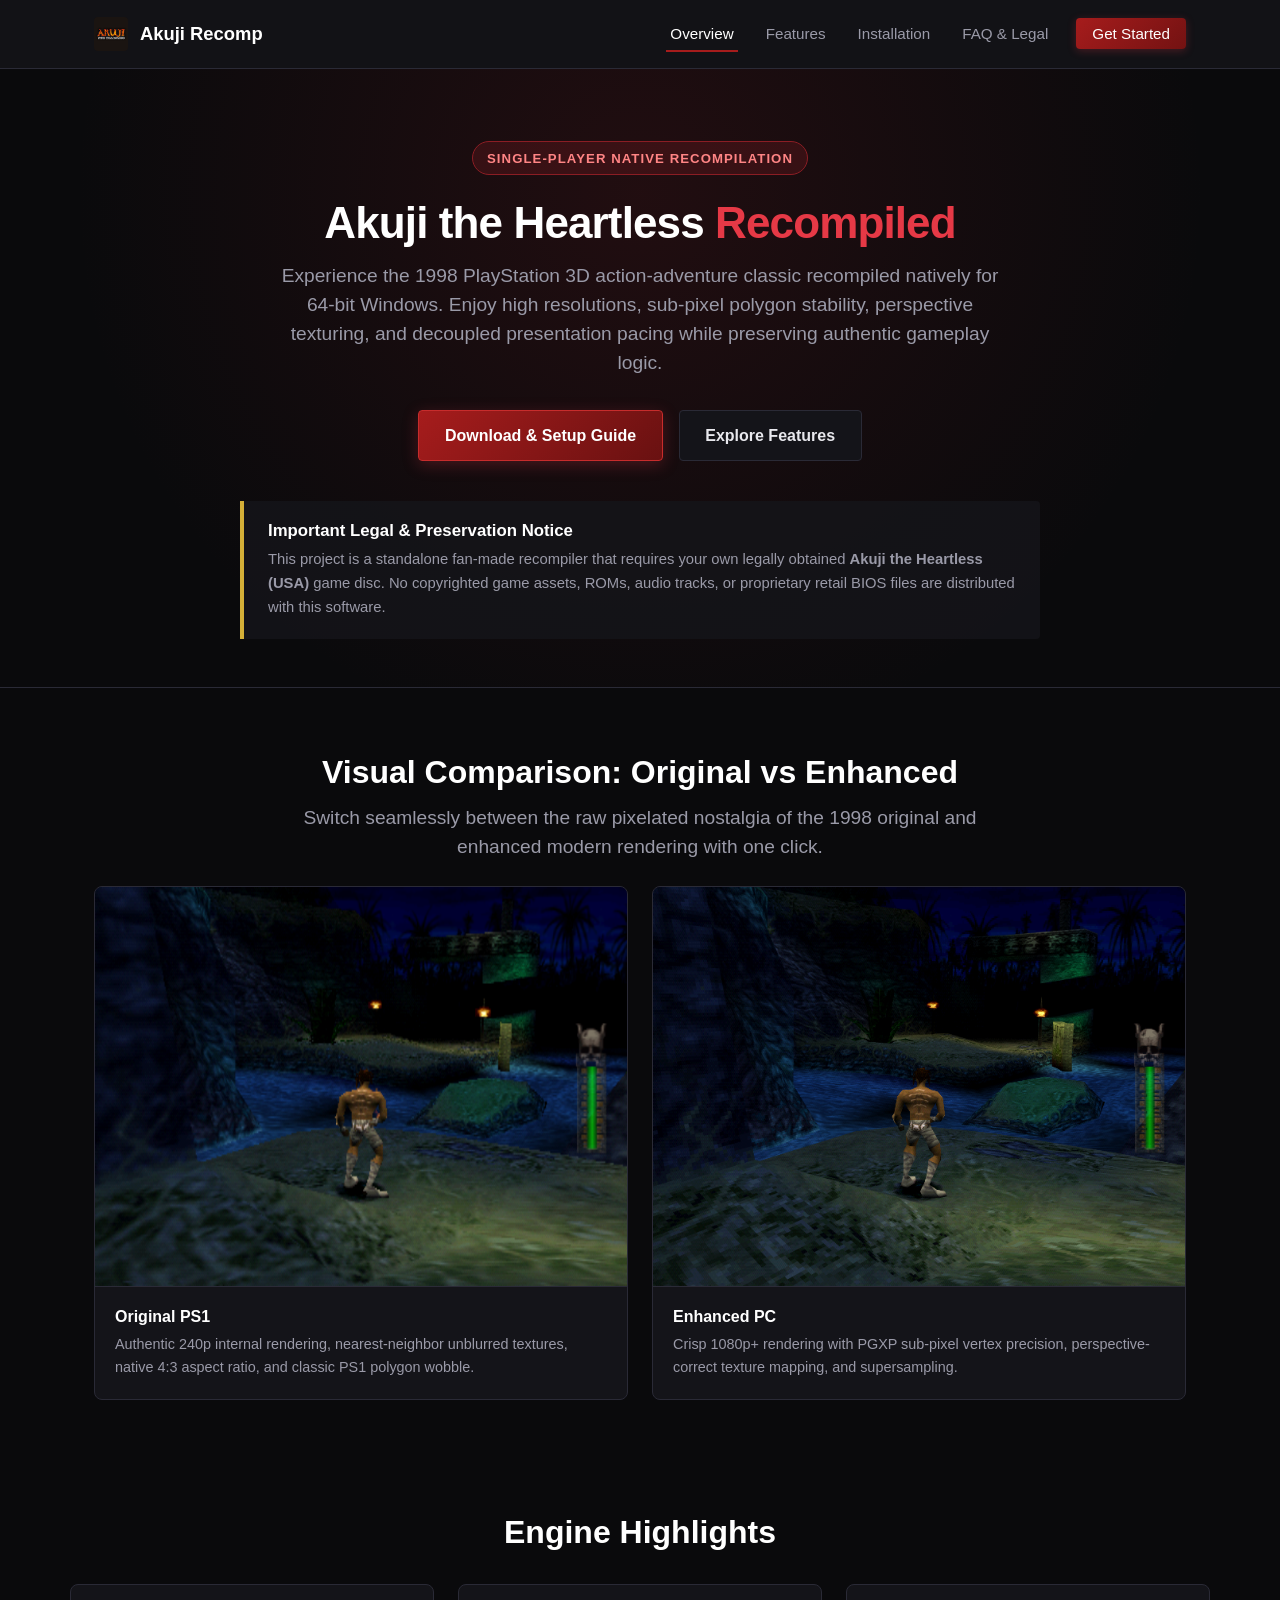
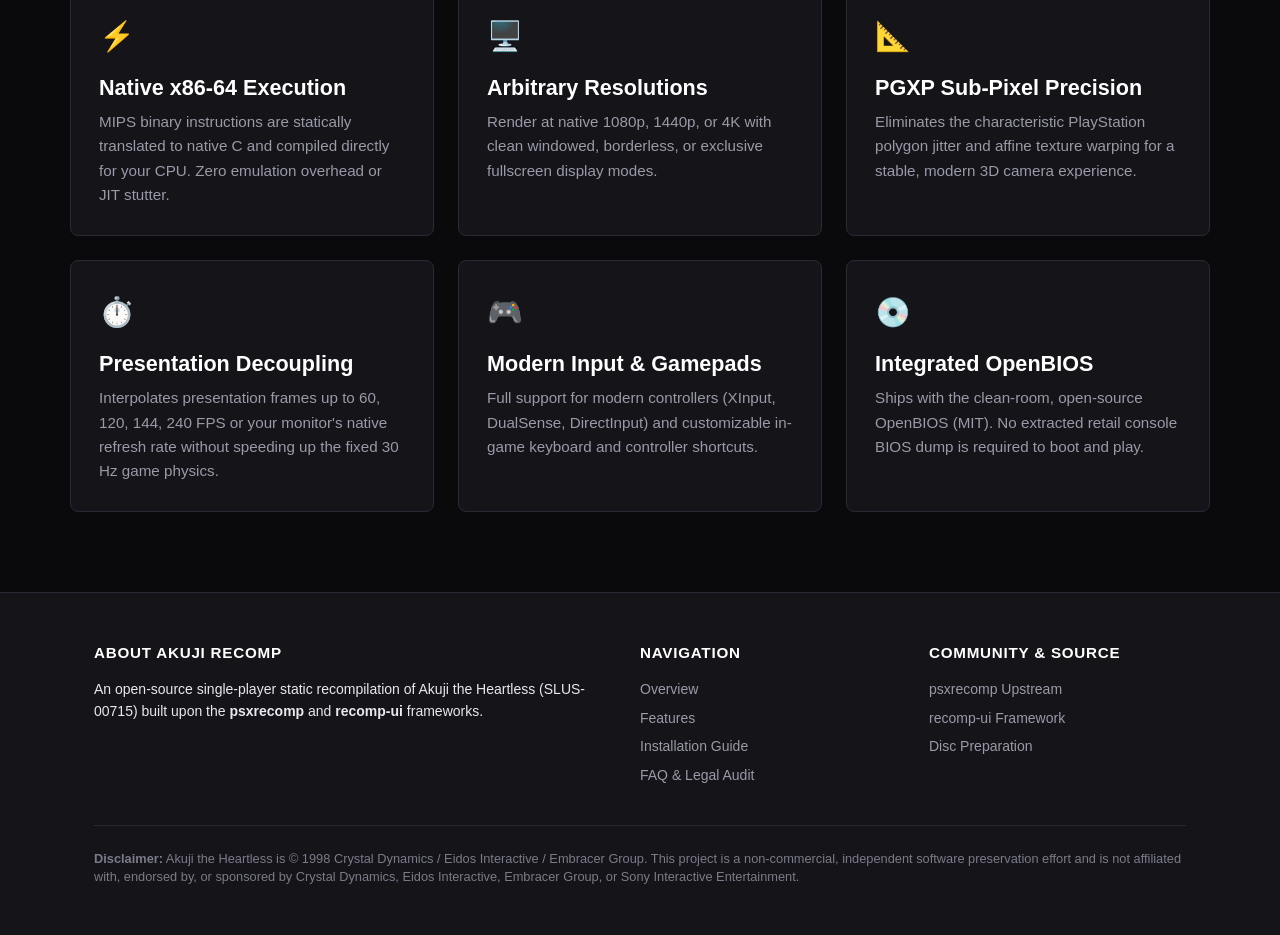
<file: index.html>
<!DOCTYPE html>
<html lang="en">
<head>
  <meta charset="UTF-8">
  <meta name="viewport" content="width=device-width, initial-scale=1.0">
  <title>Akuji the Heartless Recomp — Native PC Recompilation</title>
  <meta name="description" content="Open-source static recompilation of Akuji the Heartless (PS1) running natively on modern 64-bit Windows with enhanced graphics, PGXP, and decoupled presentation pacing.">
  <link rel="icon" type="image/x-icon" href="images/akuji.ico">
  <link rel="stylesheet" href="css/style.css">
</head>
<body>

  <!-- Site Header -->
  <header class="site-header">
    <div class="container nav-wrap">
      <a href="index.html" class="brand-link">
        <img src="images/akuji.ico" alt="Akuji Logo" class="brand-icon">
        <span>Akuji Recomp</span>
      </a>
      <button class="nav-toggle" aria-label="Toggle navigation" aria-expanded="false">☰</button>
      <ul class="nav-links">
        <li><a href="index.html" class="active">Overview</a></li>
        <li><a href="features.html">Features</a></li>
        <li><a href="install.html">Installation</a></li>
        <li><a href="faq.html">FAQ & Legal</a></li>
        <li><a href="install.html#download" class="btn-nav">Get Started</a></li>
      </ul>
    </div>
  </header>

  <main>
    <!-- Hero Section -->
    <section class="hero">
      <div class="container">
        <span class="badge-tag">Single-Player Native Recompilation</span>
        <h1>Akuji the Heartless <span>Recompiled</span></h1>
        <p class="lead">
          Experience the 1998 PlayStation 3D action-adventure classic recompiled natively for 64-bit Windows. Enjoy high resolutions, sub-pixel polygon stability, perspective texturing, and decoupled presentation pacing while preserving authentic gameplay logic.
        </p>
        <div class="hero-actions">
          <a href="install.html" class="btn btn-primary">Download &amp; Setup Guide</a>
          <a href="features.html" class="btn btn-secondary">Explore Features</a>
        </div>

        <div class="alert-box gold" style="max-width: 800px; margin: 1.5rem auto 0; text-align: left;">
          <h4>Important Legal &amp; Preservation Notice</h4>
          <p>
            This project is a standalone fan-made recompiler that requires your own legally obtained <strong>Akuji the Heartless (USA)</strong> game disc. No copyrighted game assets, ROMs, audio tracks, or proprietary retail BIOS files are distributed with this software.
          </p>
        </div>
      </div>
    </section>

    <!-- Visual Showcase Section -->
    <section class="showcase-section">
      <div class="container">
        <h2 style="text-align: center;">Visual Comparison: Original vs Enhanced</h2>
        <p class="lead" style="text-align: center; max-width: 720px; margin: 0 auto;">
          Switch seamlessly between the raw pixelated nostalgia of the 1998 original and enhanced modern rendering with one click.
        </p>

        <div class="showcase-grid">
          <div class="showcase-item">
            <img src="images/original.png" alt="Original PS1 Rendering" class="showcase-img" loading="lazy">
            <div class="showcase-desc">
              <h4>Original PS1</h4>
              <p>Authentic 240p internal rendering, nearest-neighbor unblurred textures, native 4:3 aspect ratio, and classic PS1 polygon wobble.</p>
            </div>
          </div>
          <div class="showcase-item">
            <img src="images/improved.png" alt="Enhanced PC High-Resolution Rendering" class="showcase-img" loading="lazy">
            <div class="showcase-desc">
              <h4>Enhanced PC</h4>
              <p>Crisp 1080p+ rendering with PGXP sub-pixel vertex precision, perspective-correct texture mapping, and supersampling.</p>
            </div>
          </div>
        </div>
      </div>
    </section>

    <!-- Key Features Grid -->
    <section class="container" style="padding: 3rem 0;">
      <h2 style="text-align: center;">Engine Highlights</h2>
      <div class="features-grid">
        <div class="feature-card">
          <span class="icon">⚡</span>
          <h3>Native x86-64 Execution</h3>
          <p>MIPS binary instructions are statically translated to native C and compiled directly for your CPU. Zero emulation overhead or JIT stutter.</p>
        </div>

        <div class="feature-card">
          <span class="icon">🖥️</span>
          <h3>Arbitrary Resolutions</h3>
          <p>Render at native 1080p, 1440p, or 4K with clean windowed, borderless, or exclusive fullscreen display modes.</p>
        </div>

        <div class="feature-card">
          <span class="icon">📐</span>
          <h3>PGXP Sub-Pixel Precision</h3>
          <p>Eliminates the characteristic PlayStation polygon jitter and affine texture warping for a stable, modern 3D camera experience.</p>
        </div>

        <div class="feature-card">
          <span class="icon">⏱️</span>
          <h3>Presentation Decoupling</h3>
          <p>Interpolates presentation frames up to 60, 120, 144, 240 FPS or your monitor's native refresh rate without speeding up the fixed 30 Hz game physics.</p>
        </div>

        <div class="feature-card">
          <span class="icon">🎮</span>
          <h3>Modern Input &amp; Gamepads</h3>
          <p>Full support for modern controllers (XInput, DualSense, DirectInput) and customizable in-game keyboard and controller shortcuts.</p>
        </div>

        <div class="feature-card">
          <span class="icon">💿</span>
          <h3>Integrated OpenBIOS</h3>
          <p>Ships with the clean-room, open-source OpenBIOS (MIT). No extracted retail console BIOS dump is required to boot and play.</p>
        </div>
      </div>
    </section>
  </main>

  <!-- Site Footer -->
  <footer class="site-footer">
    <div class="container">
      <div class="footer-grid">
        <div class="footer-col">
          <h5>About Akuji Recomp</h5>
          <p>
            An open-source single-player static recompilation of Akuji the Heartless (SLUS-00715) built upon the <strong>psxrecomp</strong> and <strong>recomp-ui</strong> frameworks.
          </p>
        </div>
        <div class="footer-col">
          <h5>Navigation</h5>
          <ul>
            <li><a href="index.html">Overview</a></li>
            <li><a href="features.html">Features</a></li>
            <li><a href="install.html">Installation Guide</a></li>
            <li><a href="faq.html">FAQ &amp; Legal Audit</a></li>
          </ul>
        </div>
        <div class="footer-col">
          <h5>Community &amp; Source</h5>
          <ul>
            <li><a href="https://github.com/mstan/psxrecomp" target="_blank" rel="noopener">psxrecomp Upstream</a></li>
            <li><a href="https://github.com/RetroPortingToolKit/recomp-ui" target="_blank" rel="noopener">recomp-ui Framework</a></li>
            <li><a href="install.html#disc-prep">Disc Preparation</a></li>
          </ul>
        </div>
      </div>

      <div class="footer-bottom">
        <p class="legal-notice">
          <strong>Disclaimer:</strong> Akuji the Heartless is &copy; 1998 Crystal Dynamics / Eidos Interactive / Embracer Group. This project is a non-commercial, independent software preservation effort and is not affiliated with, endorsed by, or sponsored by Crystal Dynamics, Eidos Interactive, Embracer Group, or Sony Interactive Entertainment.
        </p>
      </div>
    </div>
  </footer>

  <script src="js/main.js"></script>
</body>
</html>
</file>
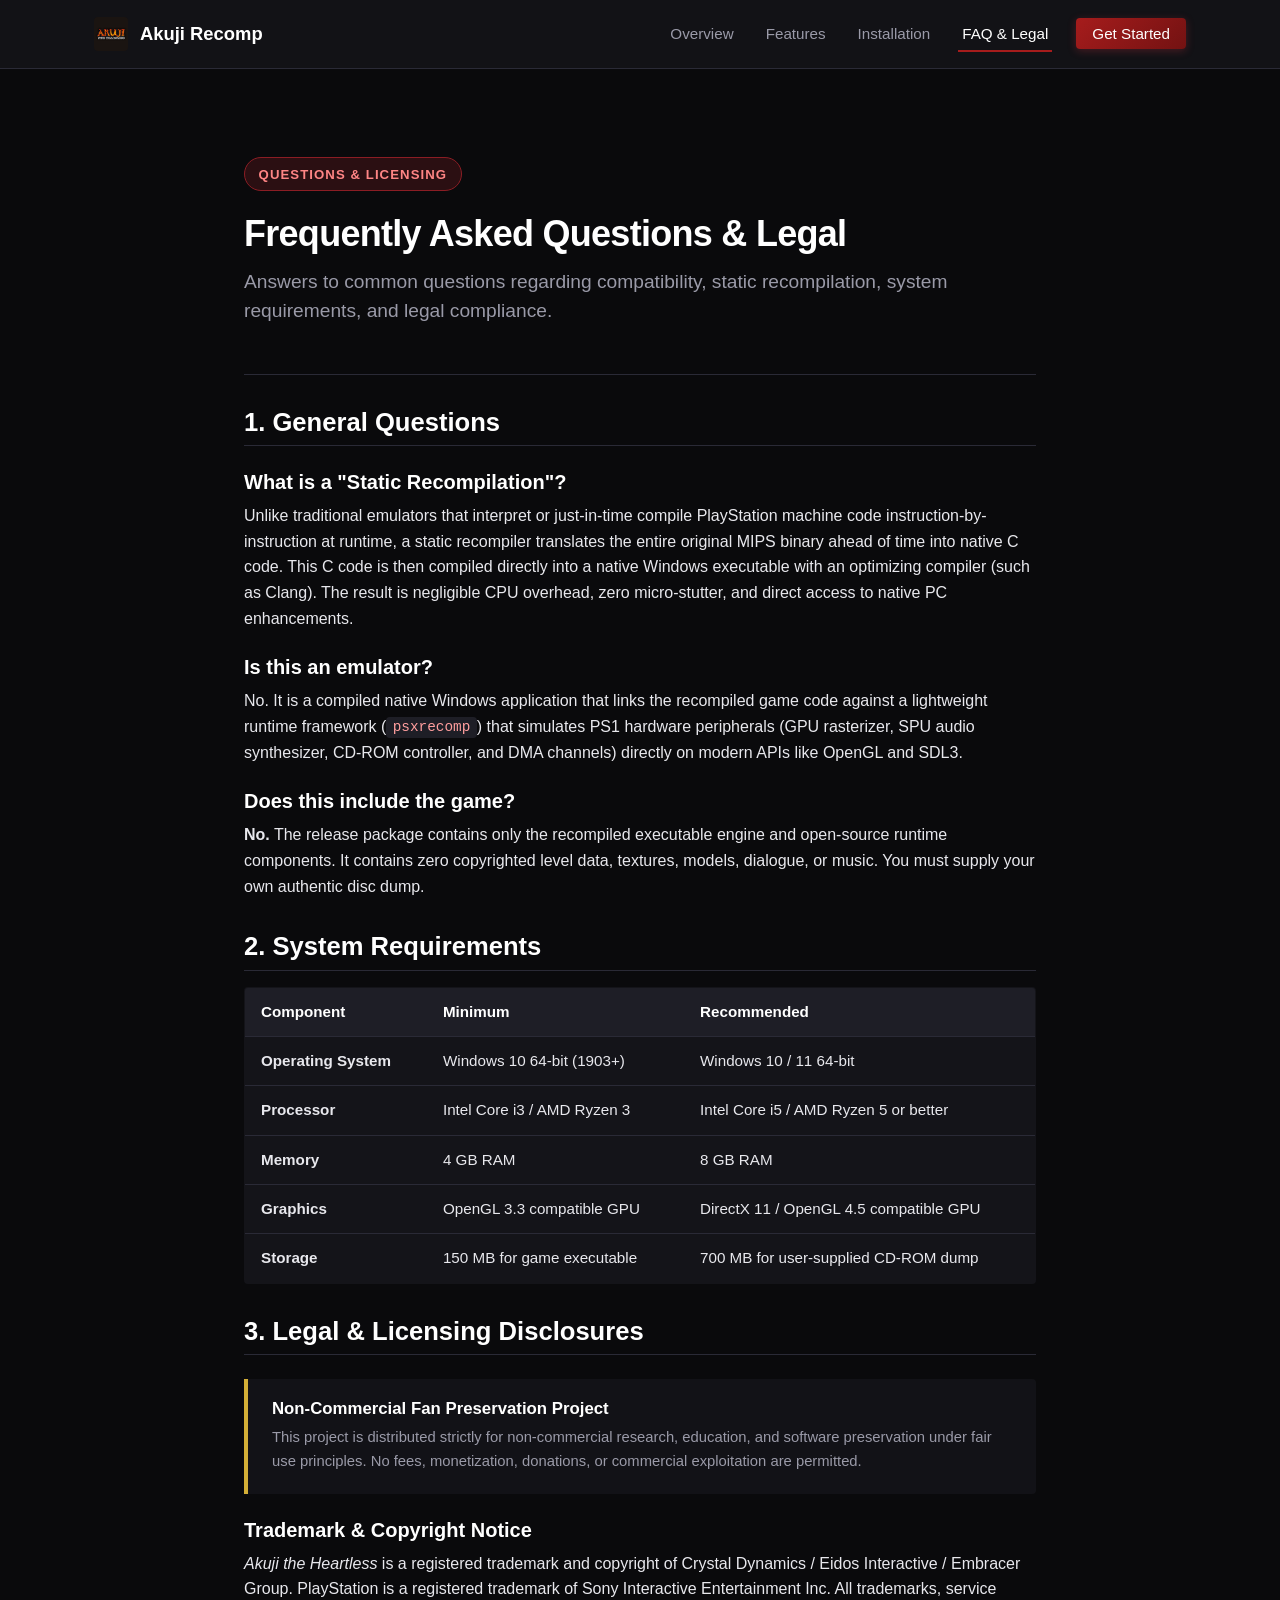
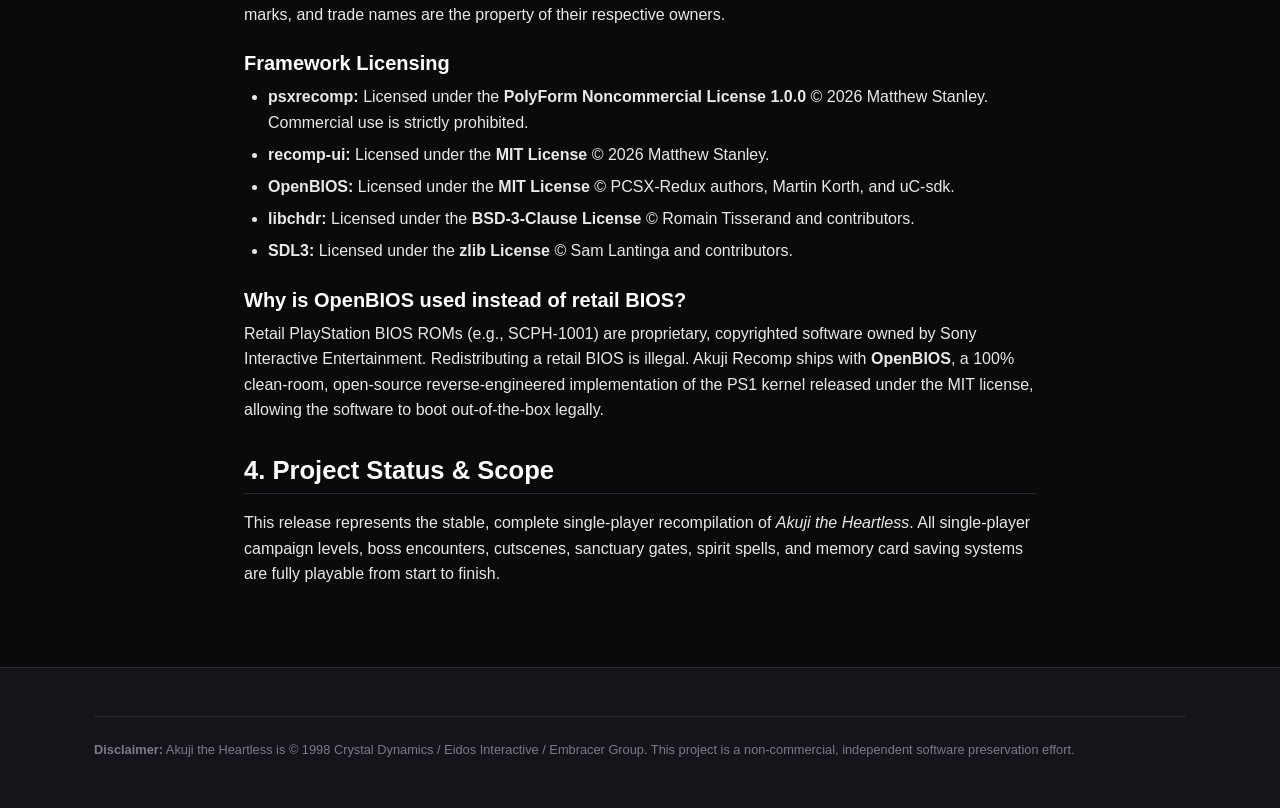
<file: faq.html>
<!DOCTYPE html>
<html lang="en">
<head>
  <meta charset="UTF-8">
  <meta name="viewport" content="width=device-width, initial-scale=1.0">
  <title>FAQ &amp; Legal Audit — Akuji Recomp</title>
  <meta name="description" content="Frequently asked questions and legal disclosures regarding Akuji the Heartless Recomp, static recompilation, and open-source licensing.">
  <link rel="icon" type="image/x-icon" href="images/akuji.ico">
  <link rel="stylesheet" href="css/style.css">
</head>
<body>

  <!-- Site Header -->
  <header class="site-header">
    <div class="container nav-wrap">
      <a href="index.html" class="brand-link">
        <img src="images/akuji.ico" alt="Akuji Logo" class="brand-icon">
        <span>Akuji Recomp</span>
      </a>
      <button class="nav-toggle" aria-label="Toggle navigation" aria-expanded="false">☰</button>
      <ul class="nav-links">
        <li><a href="index.html">Overview</a></li>
        <li><a href="features.html">Features</a></li>
        <li><a href="install.html">Installation</a></li>
        <li><a href="faq.html" class="active">FAQ &amp; Legal</a></li>
        <li><a href="install.html#download" class="btn-nav">Get Started</a></li>
      </ul>
    </div>
  </header>

  <main class="container prose" style="padding-top: 2.5rem; padding-bottom: 4rem;">
    <div class="page-header">
      <span class="badge-tag">Questions &amp; Licensing</span>
      <h1>Frequently Asked Questions &amp; Legal</h1>
      <p class="lead">
        Answers to common questions regarding compatibility, static recompilation, system requirements, and legal compliance.
      </p>
    </div>

    <h2>1. General Questions</h2>

    <h3>What is a "Static Recompilation"?</h3>
    <p>
      Unlike traditional emulators that interpret or just-in-time compile PlayStation machine code instruction-by-instruction at runtime, a static recompiler translates the entire original MIPS binary ahead of time into native C code. This C code is then compiled directly into a native Windows executable with an optimizing compiler (such as Clang). The result is negligible CPU overhead, zero micro-stutter, and direct access to native PC enhancements.
    </p>

    <h3>Is this an emulator?</h3>
    <p>
      No. It is a compiled native Windows application that links the recompiled game code against a lightweight runtime framework (<code>psxrecomp</code>) that simulates PS1 hardware peripherals (GPU rasterizer, SPU audio synthesizer, CD-ROM controller, and DMA channels) directly on modern APIs like OpenGL and SDL3.
    </p>

    <h3>Does this include the game?</h3>
    <p>
      <strong>No.</strong> The release package contains only the recompiled executable engine and open-source runtime components. It contains zero copyrighted level data, textures, models, dialogue, or music. You must supply your own authentic disc dump.
    </p>

    <h2>2. System Requirements</h2>
    <table>
      <thead>
        <tr>
          <th>Component</th>
          <th>Minimum</th>
          <th>Recommended</th>
        </tr>
      </thead>
      <tbody>
        <tr>
          <td><strong>Operating System</strong></td>
          <td>Windows 10 64-bit (1903+)</td>
          <td>Windows 10 / 11 64-bit</td>
        </tr>
        <tr>
          <td><strong>Processor</strong></td>
          <td>Intel Core i3 / AMD Ryzen 3</td>
          <td>Intel Core i5 / AMD Ryzen 5 or better</td>
        </tr>
        <tr>
          <td><strong>Memory</strong></td>
          <td>4 GB RAM</td>
          <td>8 GB RAM</td>
        </tr>
        <tr>
          <td><strong>Graphics</strong></td>
          <td>OpenGL 3.3 compatible GPU</td>
          <td>DirectX 11 / OpenGL 4.5 compatible GPU</td>
        </tr>
        <tr>
          <td><strong>Storage</strong></td>
          <td>150 MB for game executable</td>
          <td>700 MB for user-supplied CD-ROM dump</td>
        </tr>
      </tbody>
    </table>

    <h2>3. Legal &amp; Licensing Disclosures</h2>

    <div class="alert-box gold">
      <h4>Non-Commercial Fan Preservation Project</h4>
      <p>
        This project is distributed strictly for non-commercial research, education, and software preservation under fair use principles. No fees, monetization, donations, or commercial exploitation are permitted.
      </p>
    </div>

    <h3>Trademark &amp; Copyright Notice</h3>
    <p>
      <em>Akuji the Heartless</em> is a registered trademark and copyright of Crystal Dynamics / Eidos Interactive / Embracer Group. PlayStation is a registered trademark of Sony Interactive Entertainment Inc. All trademarks, service marks, and trade names are the property of their respective owners.
    </p>

    <h3>Framework Licensing</h3>
    <ul>
      <li><strong>psxrecomp:</strong> Licensed under the <strong>PolyForm Noncommercial License 1.0.0</strong> &copy; 2026 Matthew Stanley. Commercial use is strictly prohibited.</li>
      <li><strong>recomp-ui:</strong> Licensed under the <strong>MIT License</strong> &copy; 2026 Matthew Stanley.</li>
      <li><strong>OpenBIOS:</strong> Licensed under the <strong>MIT License</strong> &copy; PCSX-Redux authors, Martin Korth, and uC-sdk.</li>
      <li><strong>libchdr:</strong> Licensed under the <strong>BSD-3-Clause License</strong> &copy; Romain Tisserand and contributors.</li>
      <li><strong>SDL3:</strong> Licensed under the <strong>zlib License</strong> &copy; Sam Lantinga and contributors.</li>
    </ul>

    <h3>Why is OpenBIOS used instead of retail BIOS?</h3>
    <p>
      Retail PlayStation BIOS ROMs (e.g., SCPH-1001) are proprietary, copyrighted software owned by Sony Interactive Entertainment. Redistributing a retail BIOS is illegal. Akuji Recomp ships with <strong>OpenBIOS</strong>, a 100% clean-room, open-source reverse-engineered implementation of the PS1 kernel released under the MIT license, allowing the software to boot out-of-the-box legally.
    </p>

    <h2>4. Project Status &amp; Scope</h2>
    <p>
      This release represents the stable, complete single-player recompilation of <em>Akuji the Heartless</em>. All single-player campaign levels, boss encounters, cutscenes, sanctuary gates, spirit spells, and memory card saving systems are fully playable from start to finish.
    </p>
  </main>

  <!-- Site Footer -->
  <footer class="site-footer">
    <div class="container">
      <div class="footer-bottom">
        <p class="legal-notice">
          <strong>Disclaimer:</strong> Akuji the Heartless is &copy; 1998 Crystal Dynamics / Eidos Interactive / Embracer Group. This project is a non-commercial, independent software preservation effort.
        </p>
      </div>
    </div>
  </footer>

  <script src="js/main.js"></script>
</body>
</html>
</file>
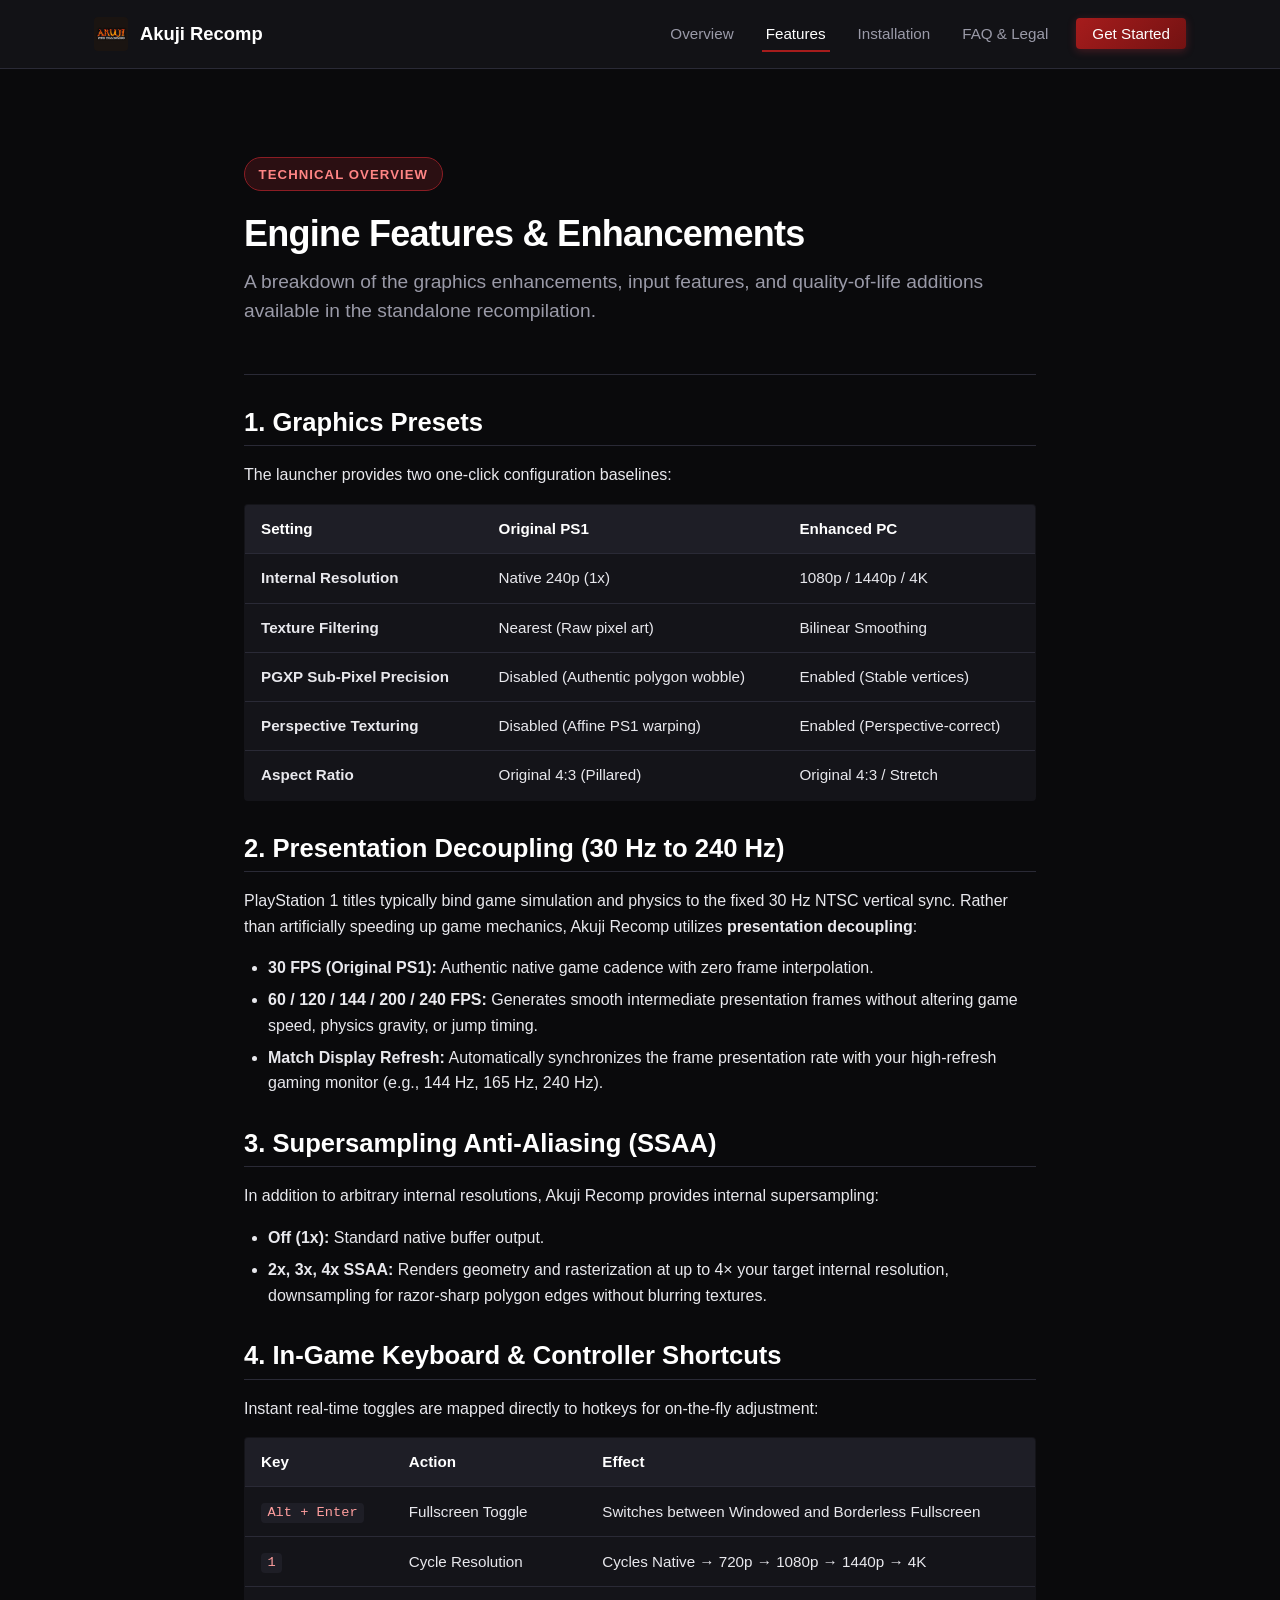
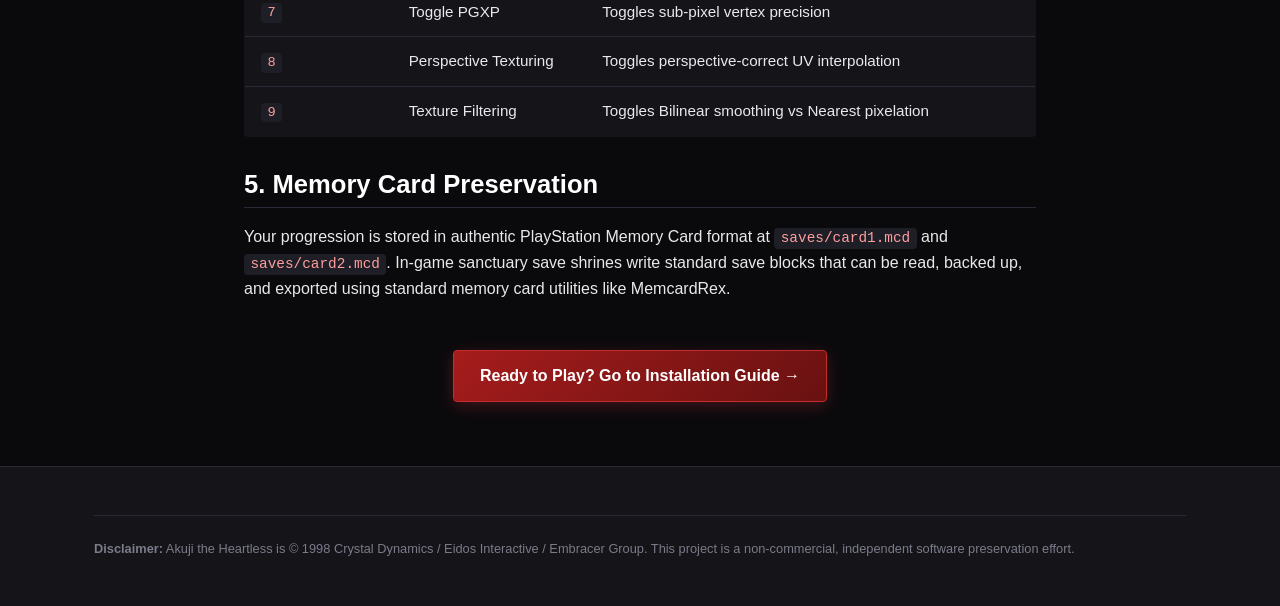
<file: features.html>
<!DOCTYPE html>
<html lang="en">
<head>
  <meta charset="UTF-8">
  <meta name="viewport" content="width=device-width, initial-scale=1.0">
  <title>Features &amp; Graphics — Akuji Recomp</title>
  <meta name="description" content="Explore graphics options, presentation decoupling, PGXP geometry precision, and quality-of-life enhancements in Akuji the Heartless Recomp.">
  <link rel="icon" type="image/x-icon" href="images/akuji.ico">
  <link rel="stylesheet" href="css/style.css">
</head>
<body>

  <!-- Site Header -->
  <header class="site-header">
    <div class="container nav-wrap">
      <a href="index.html" class="brand-link">
        <img src="images/akuji.ico" alt="Akuji Logo" class="brand-icon">
        <span>Akuji Recomp</span>
      </a>
      <button class="nav-toggle" aria-label="Toggle navigation" aria-expanded="false">☰</button>
      <ul class="nav-links">
        <li><a href="index.html">Overview</a></li>
        <li><a href="features.html" class="active">Features</a></li>
        <li><a href="install.html">Installation</a></li>
        <li><a href="faq.html">FAQ &amp; Legal</a></li>
        <li><a href="install.html#download" class="btn-nav">Get Started</a></li>
      </ul>
    </div>
  </header>

  <main class="container prose" style="padding-top: 2.5rem; padding-bottom: 4rem;">
    <div class="page-header">
      <span class="badge-tag">Technical Overview</span>
      <h1>Engine Features &amp; Enhancements</h1>
      <p class="lead">
        A breakdown of the graphics enhancements, input features, and quality-of-life additions available in the standalone recompilation.
      </p>
    </div>

    <h2>1. Graphics Presets</h2>
    <p>
      The launcher provides two one-click configuration baselines:
    </p>

    <table>
      <thead>
        <tr>
          <th>Setting</th>
          <th>Original PS1</th>
          <th>Enhanced PC</th>
        </tr>
      </thead>
      <tbody>
        <tr>
          <td><strong>Internal Resolution</strong></td>
          <td>Native 240p (1x)</td>
          <td>1080p / 1440p / 4K</td>
        </tr>
        <tr>
          <td><strong>Texture Filtering</strong></td>
          <td>Nearest (Raw pixel art)</td>
          <td>Bilinear Smoothing</td>
        </tr>
        <tr>
          <td><strong>PGXP Sub-Pixel Precision</strong></td>
          <td>Disabled (Authentic polygon wobble)</td>
          <td>Enabled (Stable vertices)</td>
        </tr>
        <tr>
          <td><strong>Perspective Texturing</strong></td>
          <td>Disabled (Affine PS1 warping)</td>
          <td>Enabled (Perspective-correct)</td>
        </tr>
        <tr>
          <td><strong>Aspect Ratio</strong></td>
          <td>Original 4:3 (Pillared)</td>
          <td>Original 4:3 / Stretch</td>
        </tr>
      </tbody>
    </table>

    <h2>2. Presentation Decoupling (30 Hz to 240 Hz)</h2>
    <p>
      PlayStation 1 titles typically bind game simulation and physics to the fixed 30 Hz NTSC vertical sync. Rather than artificially speeding up game mechanics, Akuji Recomp utilizes <strong>presentation decoupling</strong>:
    </p>
    <ul>
      <li><strong>30 FPS (Original PS1):</strong> Authentic native game cadence with zero frame interpolation.</li>
      <li><strong>60 / 120 / 144 / 200 / 240 FPS:</strong> Generates smooth intermediate presentation frames without altering game speed, physics gravity, or jump timing.</li>
      <li><strong>Match Display Refresh:</strong> Automatically synchronizes the frame presentation rate with your high-refresh gaming monitor (e.g., 144 Hz, 165 Hz, 240 Hz).</li>
    </ul>

    <h2>3. Supersampling Anti-Aliasing (SSAA)</h2>
    <p>
      In addition to arbitrary internal resolutions, Akuji Recomp provides internal supersampling:
    </p>
    <ul>
      <li><strong>Off (1x):</strong> Standard native buffer output.</li>
      <li><strong>2x, 3x, 4x SSAA:</strong> Renders geometry and rasterization at up to 4× your target internal resolution, downsampling for razor-sharp polygon edges without blurring textures.</li>
    </ul>

    <h2>4. In-Game Keyboard &amp; Controller Shortcuts</h2>
    <p>
      Instant real-time toggles are mapped directly to hotkeys for on-the-fly adjustment:
    </p>

    <table>
      <thead>
        <tr>
          <th>Key</th>
          <th>Action</th>
          <th>Effect</th>
        </tr>
      </thead>
      <tbody>
        <tr>
          <td><code>Alt + Enter</code></td>
          <td>Fullscreen Toggle</td>
          <td>Switches between Windowed and Borderless Fullscreen</td>
        </tr>
        <tr>
          <td><code>1</code></td>
          <td>Cycle Resolution</td>
          <td>Cycles Native &rarr; 720p &rarr; 1080p &rarr; 1440p &rarr; 4K</td>
        </tr>
        <tr>
          <td><code>7</code></td>
          <td>Toggle PGXP</td>
          <td>Toggles sub-pixel vertex precision</td>
        </tr>
        <tr>
          <td><code>8</code></td>
          <td>Perspective Texturing</td>
          <td>Toggles perspective-correct UV interpolation</td>
        </tr>
        <tr>
          <td><code>9</code></td>
          <td>Texture Filtering</td>
          <td>Toggles Bilinear smoothing vs Nearest pixelation</td>
        </tr>
      </tbody>
    </table>

    <h2>5. Memory Card Preservation</h2>
    <p>
      Your progression is stored in authentic PlayStation Memory Card format at <code>saves/card1.mcd</code> and <code>saves/card2.mcd</code>. In-game sanctuary save shrines write standard save blocks that can be read, backed up, and exported using standard memory card utilities like MemcardRex.
    </p>

    <div style="margin-top: 3rem; text-align: center;">
      <a href="install.html" class="btn btn-primary">Ready to Play? Go to Installation Guide &rarr;</a>
    </div>
  </main>

  <!-- Site Footer -->
  <footer class="site-footer">
    <div class="container">
      <div class="footer-bottom">
        <p class="legal-notice">
          <strong>Disclaimer:</strong> Akuji the Heartless is &copy; 1998 Crystal Dynamics / Eidos Interactive / Embracer Group. This project is a non-commercial, independent software preservation effort.
        </p>
      </div>
    </div>
  </footer>

  <script src="js/main.js"></script>
</body>
</html>
</file>
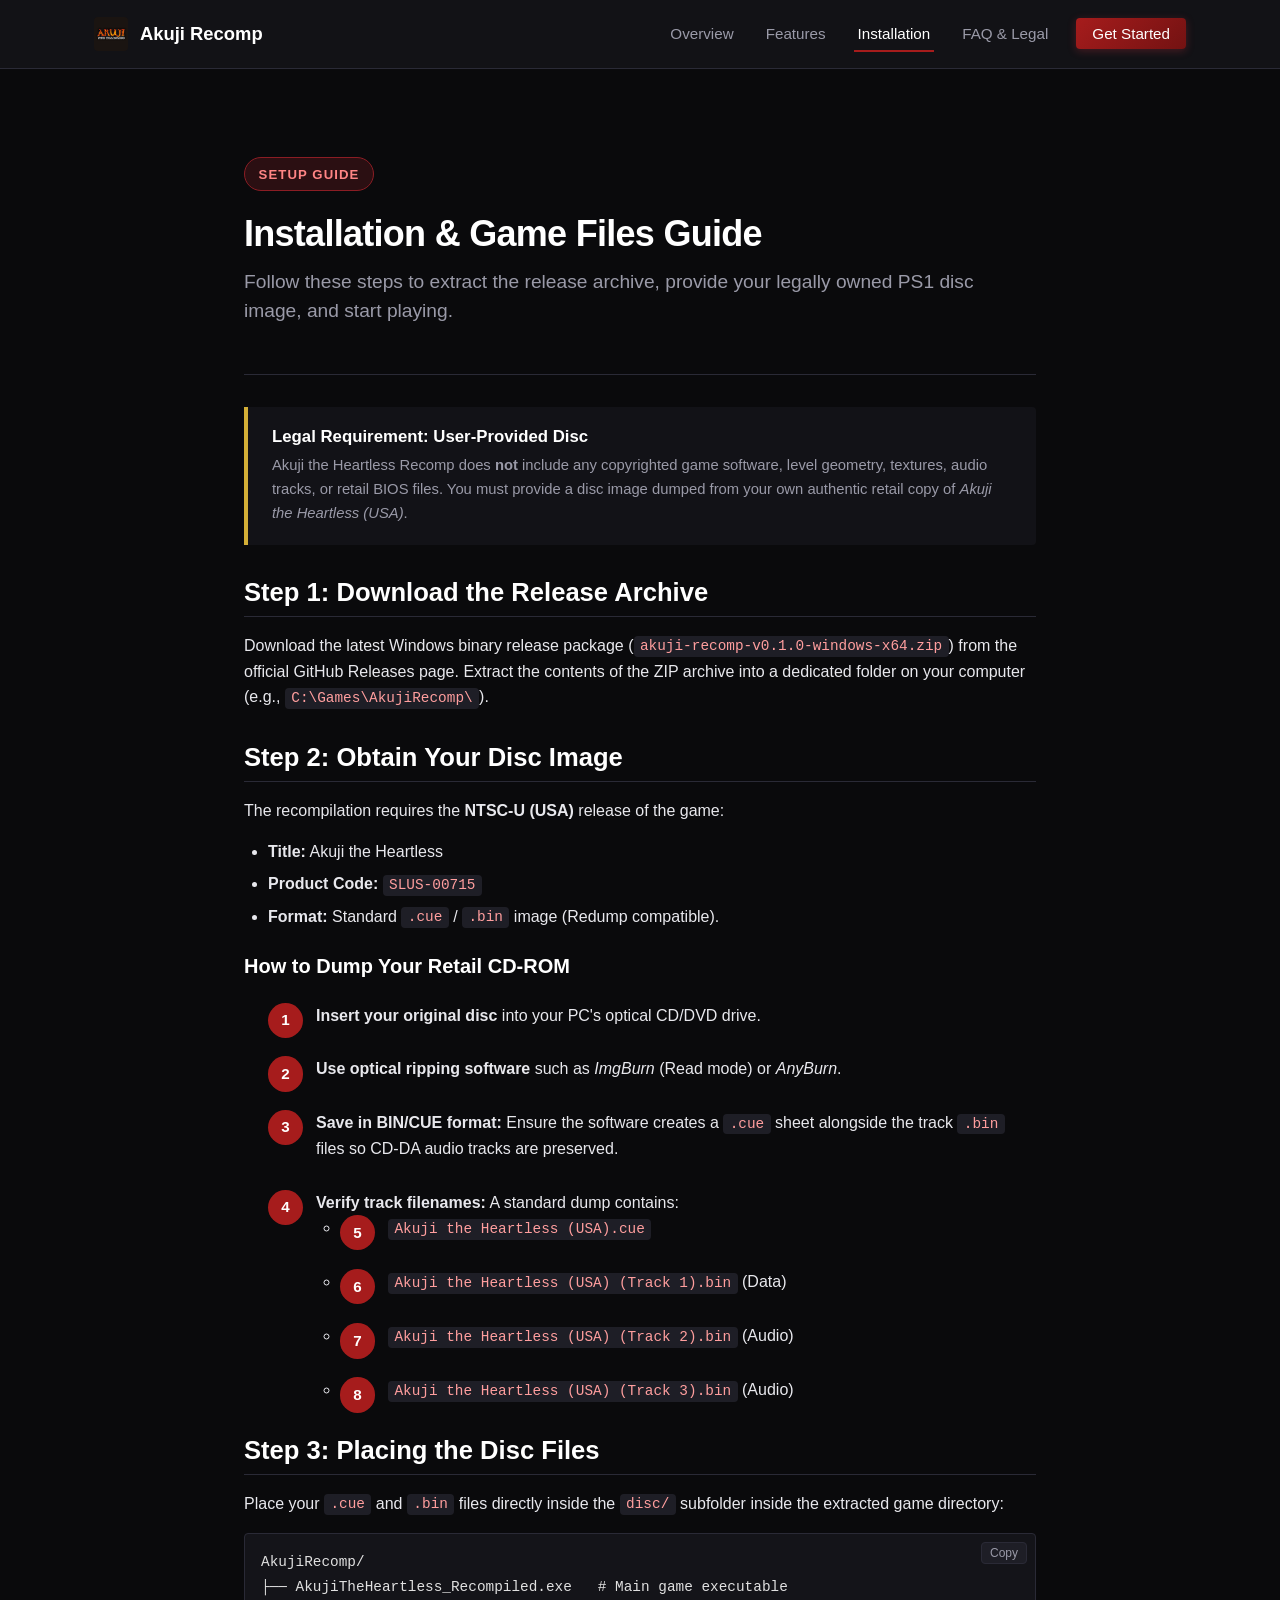
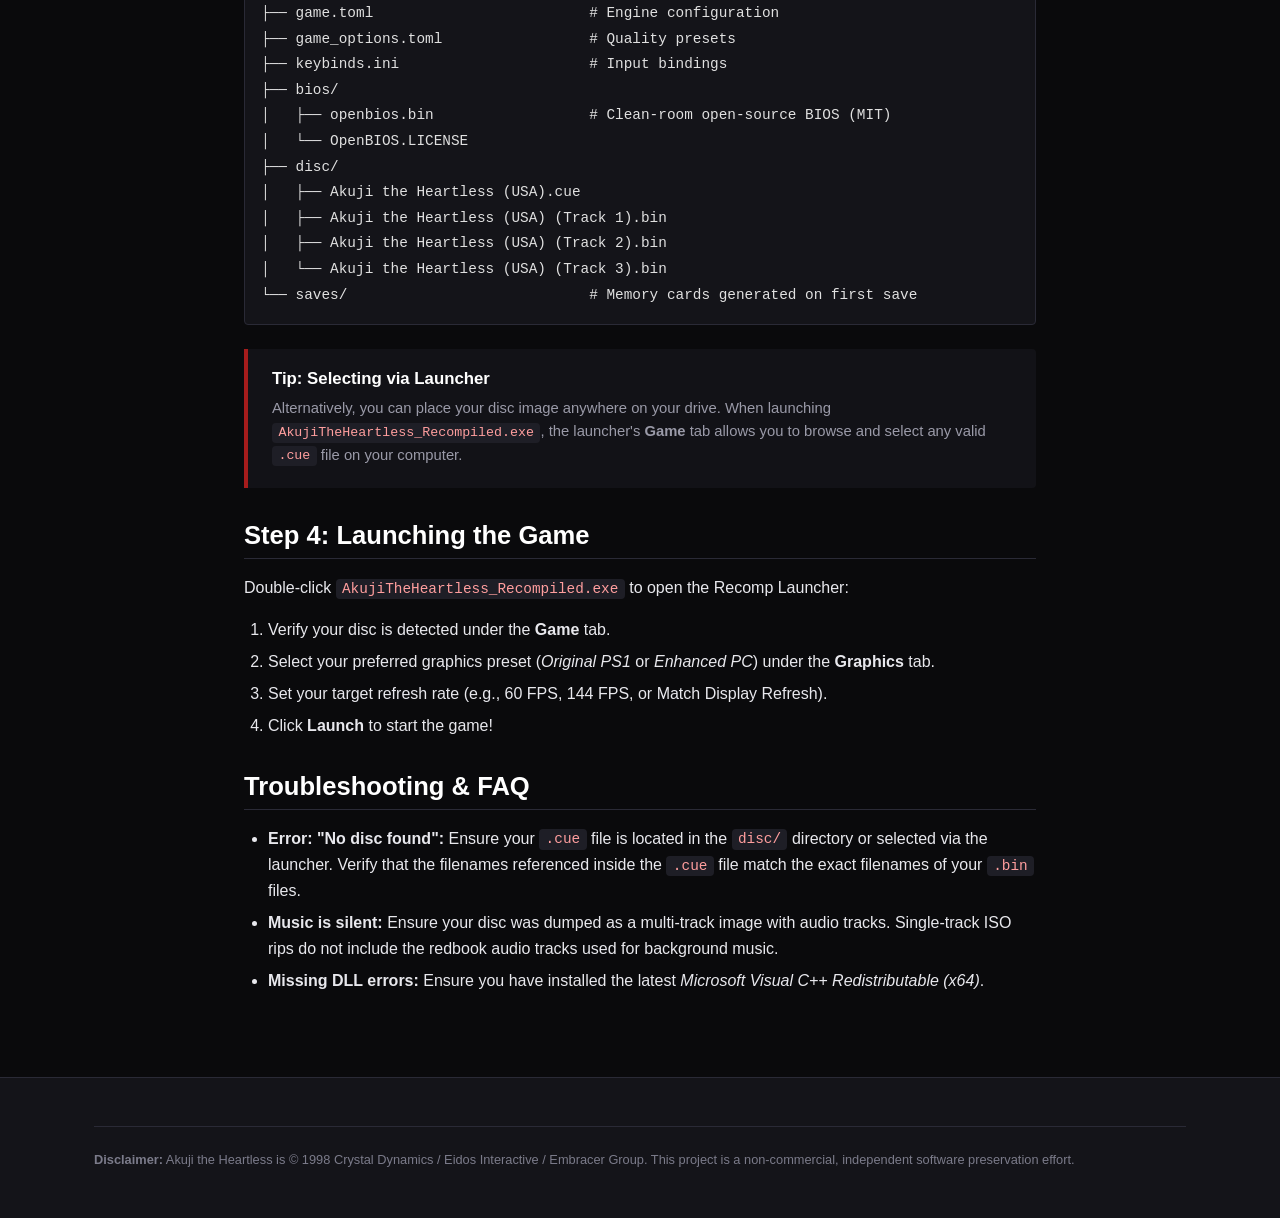
<file: install.html>
<!DOCTYPE html>
<html lang="en">
<head>
  <meta charset="UTF-8">
  <meta name="viewport" content="width=device-width, initial-scale=1.0">
  <title>Installation &amp; Game Disc Setup — Akuji Recomp</title>
  <meta name="description" content="Step-by-step installation instructions and disc dumping guide for Akuji the Heartless Recomp. Learn how to provide your legally owned PS1 disc.">
  <link rel="icon" type="image/x-icon" href="images/akuji.ico">
  <link rel="stylesheet" href="css/style.css">
</head>
<body>

  <!-- Site Header -->
  <header class="site-header">
    <div class="container nav-wrap">
      <a href="index.html" class="brand-link">
        <img src="images/akuji.ico" alt="Akuji Logo" class="brand-icon">
        <span>Akuji Recomp</span>
      </a>
      <button class="nav-toggle" aria-label="Toggle navigation" aria-expanded="false">☰</button>
      <ul class="nav-links">
        <li><a href="index.html">Overview</a></li>
        <li><a href="features.html">Features</a></li>
        <li><a href="install.html" class="active">Installation</a></li>
        <li><a href="faq.html">FAQ &amp; Legal</a></li>
        <li><a href="#download" class="btn-nav">Get Started</a></li>
      </ul>
    </div>
  </header>

  <main class="container prose" style="padding-top: 2.5rem; padding-bottom: 4rem;">
    <div class="page-header">
      <span class="badge-tag">Setup Guide</span>
      <h1>Installation &amp; Game Files Guide</h1>
      <p class="lead">
        Follow these steps to extract the release archive, provide your legally owned PS1 disc image, and start playing.
      </p>
    </div>

    <div class="alert-box gold">
      <h4>Legal Requirement: User-Provided Disc</h4>
      <p>
        Akuji the Heartless Recomp does <strong>not</strong> include any copyrighted game software, level geometry, textures, audio tracks, or retail BIOS files. You must provide a disc image dumped from your own authentic retail copy of <em>Akuji the Heartless (USA)</em>.
      </p>
    </div>

    <h2 id="download">Step 1: Download the Release Archive</h2>
    <p>
      Download the latest Windows binary release package (<code>akuji-recomp-v0.1.0-windows-x64.zip</code>) from the official GitHub Releases page. Extract the contents of the ZIP archive into a dedicated folder on your computer (e.g., <code>C:\Games\AkujiRecomp\</code>).
    </p>

    <h2 id="disc-prep">Step 2: Obtain Your Disc Image</h2>
    <p>
      The recompilation requires the <strong>NTSC-U (USA)</strong> release of the game:
    </p>
    <ul>
      <li><strong>Title:</strong> Akuji the Heartless</li>
      <li><strong>Product Code:</strong> <code>SLUS-00715</code></li>
      <li><strong>Format:</strong> Standard <code>.cue</code> / <code>.bin</code> image (Redump compatible).</li>
    </ul>

    <h3>How to Dump Your Retail CD-ROM</h3>
    <ol class="steps-list">
      <li>
        <strong>Insert your original disc</strong> into your PC's optical CD/DVD drive.
      </li>
      <li>
        <strong>Use optical ripping software</strong> such as <em>ImgBurn</em> (Read mode) or <em>AnyBurn</em>.
      </li>
      <li>
        <strong>Save in BIN/CUE format:</strong> Ensure the software creates a <code>.cue</code> sheet alongside the track <code>.bin</code> files so CD-DA audio tracks are preserved.
      </li>
      <li>
        <strong>Verify track filenames:</strong> A standard dump contains:
        <ul>
          <li><code>Akuji the Heartless (USA).cue</code></li>
          <li><code>Akuji the Heartless (USA) (Track 1).bin</code> (Data)</li>
          <li><code>Akuji the Heartless (USA) (Track 2).bin</code> (Audio)</li>
          <li><code>Akuji the Heartless (USA) (Track 3).bin</code> (Audio)</li>
        </ul>
      </li>
    </ol>

    <h2>Step 3: Placing the Disc Files</h2>
    <p>
      Place your <code>.cue</code> and <code>.bin</code> files directly inside the <code>disc/</code> subfolder inside the extracted game directory:
    </p>

    <pre><code>AkujiRecomp/
├── AkujiTheHeartless_Recompiled.exe   # Main game executable
├── game.toml                         # Engine configuration
├── game_options.toml                 # Quality presets
├── keybinds.ini                      # Input bindings
├── bios/
│   ├── openbios.bin                  # Clean-room open-source BIOS (MIT)
│   └── OpenBIOS.LICENSE
├── disc/
│   ├── Akuji the Heartless (USA).cue
│   ├── Akuji the Heartless (USA) (Track 1).bin
│   ├── Akuji the Heartless (USA) (Track 2).bin
│   └── Akuji the Heartless (USA) (Track 3).bin
└── saves/                            # Memory cards generated on first save</code></pre>

    <div class="alert-box">
      <h4>Tip: Selecting via Launcher</h4>
      <p>
        Alternatively, you can place your disc image anywhere on your drive. When launching <code>AkujiTheHeartless_Recompiled.exe</code>, the launcher's <strong>Game</strong> tab allows you to browse and select any valid <code>.cue</code> file on your computer.
      </p>
    </div>

    <h2>Step 4: Launching the Game</h2>
    <p>
      Double-click <code>AkujiTheHeartless_Recompiled.exe</code> to open the Recomp Launcher:
    </p>
    <ol>
      <li>Verify your disc is detected under the <strong>Game</strong> tab.</li>
      <li>Select your preferred graphics preset (<em>Original PS1</em> or <em>Enhanced PC</em>) under the <strong>Graphics</strong> tab.</li>
      <li>Set your target refresh rate (e.g., 60 FPS, 144 FPS, or Match Display Refresh).</li>
      <li>Click <strong>Launch</strong> to start the game!</li>
    </ol>

    <h2>Troubleshooting &amp; FAQ</h2>
    <ul>
      <li><strong>Error: "No disc found":</strong> Ensure your <code>.cue</code> file is located in the <code>disc/</code> directory or selected via the launcher. Verify that the filenames referenced inside the <code>.cue</code> file match the exact filenames of your <code>.bin</code> files.</li>
      <li><strong>Music is silent:</strong> Ensure your disc was dumped as a multi-track image with audio tracks. Single-track ISO rips do not include the redbook audio tracks used for background music.</li>
      <li><strong>Missing DLL errors:</strong> Ensure you have installed the latest <em>Microsoft Visual C++ Redistributable (x64)</em>.</li>
    </ul>
  </main>

  <!-- Site Footer -->
  <footer class="site-footer">
    <div class="container">
      <div class="footer-bottom">
        <p class="legal-notice">
          <strong>Disclaimer:</strong> Akuji the Heartless is &copy; 1998 Crystal Dynamics / Eidos Interactive / Embracer Group. This project is a non-commercial, independent software preservation effort.
        </p>
      </div>
    </div>
  </footer>

  <script src="js/main.js"></script>
</body>
</html>
</file>
<file: css/style.css>
/* ==========================================================================
   Akuji the Heartless Recomp — Official Static Website Stylesheet
   Designed for GitHub Pages Deployment (Responsive, Clean, Accessible)
   ========================================================================== */

:root {
  --bg-primary: #0a0a0c;
  --bg-surface: #141419;
  --bg-surface-elevated: #1e1e26;
  --bg-surface-glass: rgba(20, 20, 25, 0.85);
  --border-subtle: #2a2a36;
  --border-accent: #8b1d24;
  --text-main: #e8e8ed;
  --text-muted: #9a9aa8;
  --text-accent: #e63946;
  --accent-gold: #d4af37;
  --accent-crimson: #a61c1c;
  --accent-glow: rgba(230, 57, 70, 0.25);
  --font-sans: -apple-system, BlinkMacSystemFont, "Segoe UI", Roboto, Oxygen, Ubuntu, Cantarell, "Helvetica Neue", sans-serif;
  --font-mono: ui-monospace, SFMono-Regular, "SF Mono", Menlo, Consolas, "Liberation Mono", monospace;
  --container-max: 1140px;
  --radius-sm: 4px;
  --radius-md: 8px;
  --radius-lg: 14px;
  --transition-fast: 0.2s ease;
}

*, *::before, *::after {
  box-sizing: border-box;
  margin: 0;
  padding: 0;
}

html {
  font-size: 16px;
  scroll-behavior: smooth;
}

body {
  background-color: var(--bg-primary);
  color: var(--text-main);
  font-family: var(--font-sans);
  line-height: 1.6;
  min-height: 100vh;
  display: flex;
  flex-direction: column;
  overflow-x: hidden;
}

/* Typography */
h1, h2, h3, h4 {
  color: #ffffff;
  font-weight: 700;
  line-height: 1.25;
  margin-bottom: 0.75rem;
}

h1 { font-size: 2.75rem; letter-spacing: -0.02em; }
h2 { font-size: 2rem; margin-top: 1rem; }
h3 { font-size: 1.35rem; }
p { margin-bottom: 1rem; color: var(--text-main); }
p.lead { font-size: 1.2rem; color: var(--text-muted); line-height: 1.5; }
a { color: var(--text-accent); text-decoration: none; transition: color var(--transition-fast); }
a:hover { color: #ff6b6b; text-decoration: underline; }

/* Container */
.container {
  width: 100%;
  max-width: var(--container-max);
  margin-left: auto;
  margin-right: auto;
  padding-left: 1.5rem;
  padding-right: 1.5rem;
}

/* Header & Nav */
header.site-header {
  position: sticky;
  top: 0;
  z-index: 100;
  background: var(--bg-surface-glass);
  backdrop-filter: blur(12px);
  -webkit-backdrop-filter: blur(12px);
  border-bottom: 1px solid var(--border-subtle);
}

.nav-wrap {
  display: flex;
  align-items: center;
  justify-content: space-between;
  height: 4.25rem;
}

.brand-link {
  display: flex;
  align-items: center;
  gap: 0.75rem;
  font-weight: 700;
  font-size: 1.15rem;
  color: #ffffff;
  text-decoration: none;
}

.brand-icon {
  width: 34px;
  height: 34px;
  border-radius: var(--radius-sm);
}

.nav-links {
  display: flex;
  align-items: center;
  gap: 1.5rem;
  list-style: none;
}

.nav-links a {
  color: var(--text-muted);
  font-weight: 500;
  font-size: 0.95rem;
  padding: 0.5rem 0.25rem;
  border-bottom: 2px solid transparent;
}

.nav-links a:hover,
.nav-links a.active {
  color: #ffffff;
  text-decoration: none;
  border-bottom-color: var(--accent-crimson);
}

.btn-nav {
  background: linear-gradient(135deg, var(--accent-crimson), #731212);
  color: #ffffff !important;
  padding: 0.45rem 1rem !important;
  border-radius: var(--radius-sm);
  border-bottom: none !important;
  font-weight: 600;
  box-shadow: 0 2px 8px var(--accent-glow);
}

.btn-nav:hover {
  background: linear-gradient(135deg, #c42323, #8a1717);
  box-shadow: 0 4px 14px rgba(230, 57, 70, 0.4);
}

/* Mobile Nav Toggle */
.nav-toggle {
  display: none;
  background: none;
  border: none;
  color: #ffffff;
  font-size: 1.5rem;
  cursor: pointer;
}

/* Hero Section */
.hero {
  padding: 4.5rem 0 3rem;
  text-align: center;
  background: radial-gradient(circle at 50% 20%, rgba(139, 29, 36, 0.18), transparent 70%);
}

.badge-tag {
  display: inline-block;
  background: rgba(139, 29, 36, 0.25);
  border: 1px solid var(--border-accent);
  color: #ff8585;
  font-size: 0.825rem;
  font-weight: 600;
  text-transform: uppercase;
  letter-spacing: 0.08em;
  padding: 0.35rem 0.85rem;
  border-radius: 999px;
  margin-bottom: 1.25rem;
}

.hero h1 span {
  color: var(--text-accent);
}

.hero p.lead {
  max-width: 720px;
  margin: 0 auto 2rem;
}

.hero-actions {
  display: flex;
  justify-content: center;
  gap: 1rem;
  flex-wrap: wrap;
  margin-bottom: 2.5rem;
}

.btn {
  display: inline-flex;
  align-items: center;
  justify-content: center;
  gap: 0.5rem;
  font-size: 1rem;
  font-weight: 600;
  padding: 0.75rem 1.6rem;
  border-radius: var(--radius-sm);
  cursor: pointer;
  text-decoration: none;
  transition: all var(--transition-fast);
}

.btn-primary {
  background: linear-gradient(135deg, var(--accent-crimson), #691111);
  color: #ffffff;
  border: 1px solid #c72c2c;
  box-shadow: 0 4px 16px var(--accent-glow);
}

.btn-primary:hover {
  background: linear-gradient(135deg, #c72c2c, #851616);
  color: #ffffff;
  text-decoration: none;
  transform: translateY(-1px);
}

.btn-secondary {
  background: var(--bg-surface);
  color: var(--text-main);
  border: 1px solid var(--border-subtle);
}

.btn-secondary:hover {
  background: var(--bg-surface-elevated);
  border-color: #3f3f50;
  color: #ffffff;
  text-decoration: none;
}

/* Feature Grid */
.features-grid {
  display: grid;
  grid-template-columns: repeat(auto-fit, minmax(300px, 1fr));
  gap: 1.5rem;
  margin: 2rem 0;
}

.feature-card {
  background: var(--bg-surface);
  border: 1px solid var(--border-subtle);
  border-radius: var(--radius-md);
  padding: 1.75rem;
  transition: transform var(--transition-fast), border-color var(--transition-fast);
}

.feature-card:hover {
  transform: translateY(-3px);
  border-color: rgba(230, 57, 70, 0.4);
}

.feature-card .icon {
  font-size: 1.8rem;
  margin-bottom: 1rem;
  display: inline-block;
}

.feature-card h3 {
  color: #ffffff;
  margin-bottom: 0.5rem;
}

.feature-card p {
  color: var(--text-muted);
  font-size: 0.95rem;
  margin-bottom: 0;
}

/* Comparison Showcase */
.showcase-section {
  padding: 3rem 0;
  border-top: 1px solid var(--border-subtle);
}

.showcase-grid {
  display: grid;
  grid-template-columns: 1fr 1fr;
  gap: 1.5rem;
  margin-top: 1.5rem;
}

.showcase-item {
  background: var(--bg-surface);
  border: 1px solid var(--border-subtle);
  border-radius: var(--radius-md);
  overflow: hidden;
}

.showcase-img {
  width: 100%;
  height: auto;
  display: block;
  border-bottom: 1px solid var(--border-subtle);
}

.showcase-desc {
  padding: 1.25rem;
}

.showcase-desc h4 {
  color: #ffffff;
  margin-bottom: 0.35rem;
}

.showcase-desc p {
  color: var(--text-muted);
  font-size: 0.9rem;
  margin-bottom: 0;
}

/* Info Callout */
.alert-box {
  background: rgba(20, 20, 25, 0.85);
  border-left: 4px solid var(--accent-crimson);
  border-radius: 0 var(--radius-sm) var(--radius-sm) 0;
  padding: 1.25rem 1.5rem;
  margin: 1.5rem 0;
}

.alert-box.gold {
  border-left-color: var(--accent-gold);
}

.alert-box h4 {
  font-size: 1.05rem;
  margin-bottom: 0.4rem;
}

.alert-box p:last-child {
  margin-bottom: 0;
  font-size: 0.925rem;
  color: var(--text-muted);
}

/* Content Pages */
.page-header {
  padding: 3rem 0 2rem;
  border-bottom: 1px solid var(--border-subtle);
  margin-bottom: 2rem;
}

.page-header h1 {
  font-size: 2.25rem;
}

.prose {
  max-width: 840px;
}

.prose h2 {
  font-size: 1.6rem;
  border-bottom: 1px solid var(--border-subtle);
  padding-bottom: 0.4rem;
  margin-top: 2rem;
  margin-bottom: 1rem;
}

.prose h3 {
  font-size: 1.25rem;
  margin-top: 1.5rem;
  margin-bottom: 0.5rem;
}

.prose ul, .prose ol {
  margin-left: 1.5rem;
  margin-bottom: 1.25rem;
  color: var(--text-main);
}

.prose li {
  margin-bottom: 0.4rem;
}

/* Code Blocks & Tables */
pre, code {
  font-family: var(--font-mono);
}

code {
  background: var(--bg-surface-elevated);
  padding: 0.15rem 0.4rem;
  border-radius: var(--radius-sm);
  font-size: 0.9em;
  color: #ff9e9e;
}

pre {
  background: var(--bg-surface);
  border: 1px solid var(--border-subtle);
  border-radius: var(--radius-sm);
  padding: 1rem;
  overflow-x: auto;
  margin-bottom: 1.25rem;
}

pre code {
  background: none;
  padding: 0;
  color: #e0e0e0;
}

table {
  width: 100%;
  border-collapse: collapse;
  margin-bottom: 1.5rem;
  background: var(--bg-surface);
  border: 1px solid var(--border-subtle);
  border-radius: var(--radius-sm);
  overflow: hidden;
}

th, td {
  padding: 0.75rem 1rem;
  text-align: left;
  border-bottom: 1px solid var(--border-subtle);
  font-size: 0.95rem;
}

th {
  background: var(--bg-surface-elevated);
  color: #ffffff;
  font-weight: 600;
}

/* Steps List */
.steps-list {
  counter-reset: step-counter;
  list-style: none;
  margin: 1.5rem 0;
  padding: 0;
}

.steps-list li {
  counter-increment: step-counter;
  position: relative;
  padding-left: 3rem;
  margin-bottom: 1.75rem;
}

.steps-list li::before {
  content: counter(step-counter);
  position: absolute;
  left: 0;
  top: 0;
  width: 2.2rem;
  height: 2.2rem;
  background: var(--accent-crimson);
  color: #ffffff;
  font-weight: 700;
  border-radius: 50%;
  display: flex;
  align-items: center;
  justify-content: center;
  font-size: 0.95rem;
}

/* Footer */
footer.site-footer {
  margin-top: auto;
  background: var(--bg-surface);
  border-top: 1px solid var(--border-subtle);
  padding: 3rem 0 2rem;
  font-size: 0.875rem;
  color: var(--text-muted);
}

.footer-grid {
  display: grid;
  grid-template-columns: 2fr 1fr 1fr;
  gap: 2rem;
  margin-bottom: 2rem;
}

.footer-col h5 {
  color: #ffffff;
  font-size: 0.95rem;
  margin-bottom: 0.75rem;
  text-transform: uppercase;
  letter-spacing: 0.05em;
}

.footer-col ul {
  list-style: none;
}

.footer-col ul li {
  margin-bottom: 0.4rem;
}

.footer-col a {
  color: var(--text-muted);
}

.footer-col a:hover {
  color: #ffffff;
}

.footer-bottom {
  border-top: 1px solid var(--border-subtle);
  padding-top: 1.5rem;
  display: flex;
  flex-direction: column;
  gap: 0.75rem;
}

.legal-notice {
  font-size: 0.8rem;
  line-height: 1.45;
  color: #7b7b8a;
}

/* Responsive */
@media (max-width: 768px) {
  h1 { font-size: 2.1rem; }
  h2 { font-size: 1.6rem; }
  .nav-links {
    display: none;
    position: absolute;
    top: 4.25rem;
    left: 0;
    width: 100%;
    background: var(--bg-surface);
    flex-direction: column;
    padding: 1.5rem;
    border-bottom: 1px solid var(--border-subtle);
  }
  .nav-links.open { display: flex; }
  .nav-toggle { display: block; }
  .showcase-grid { grid-template-columns: 1fr; }
  .footer-grid { grid-template-columns: 1fr; }
}
</file>
